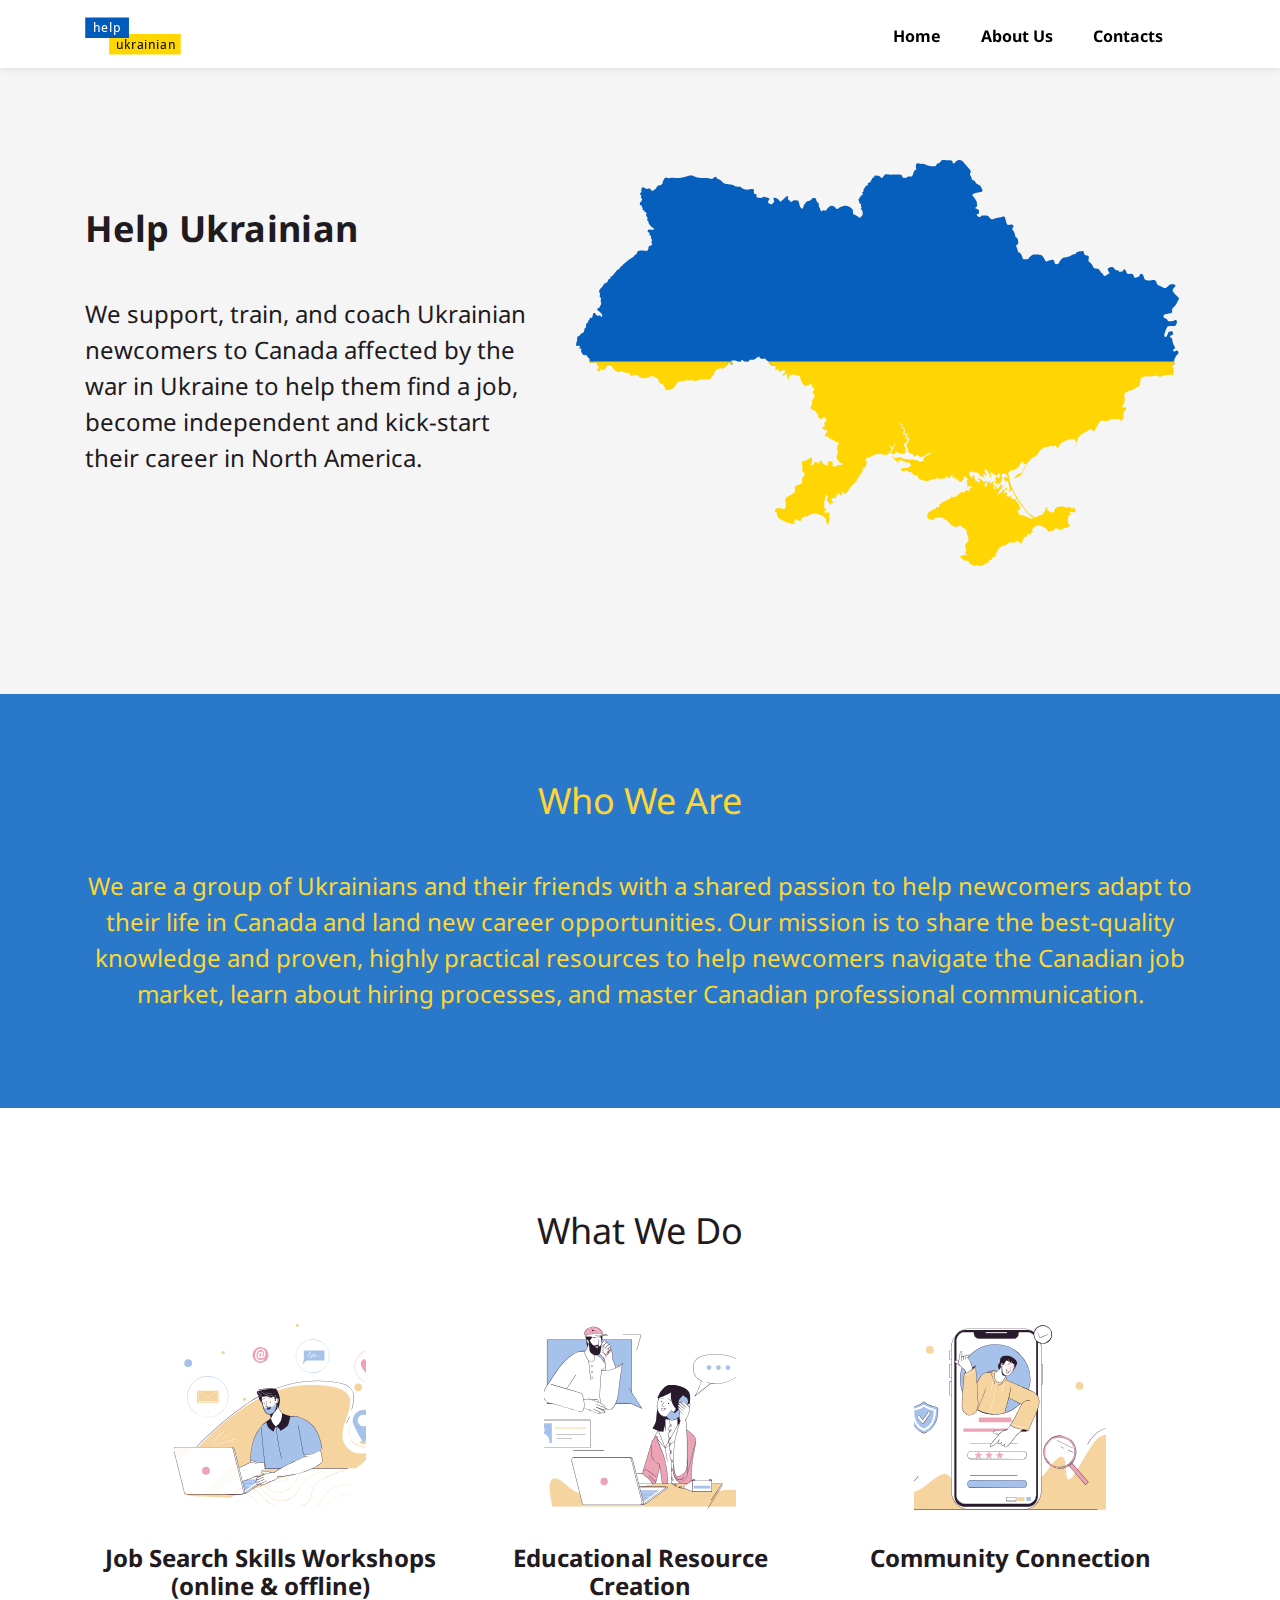
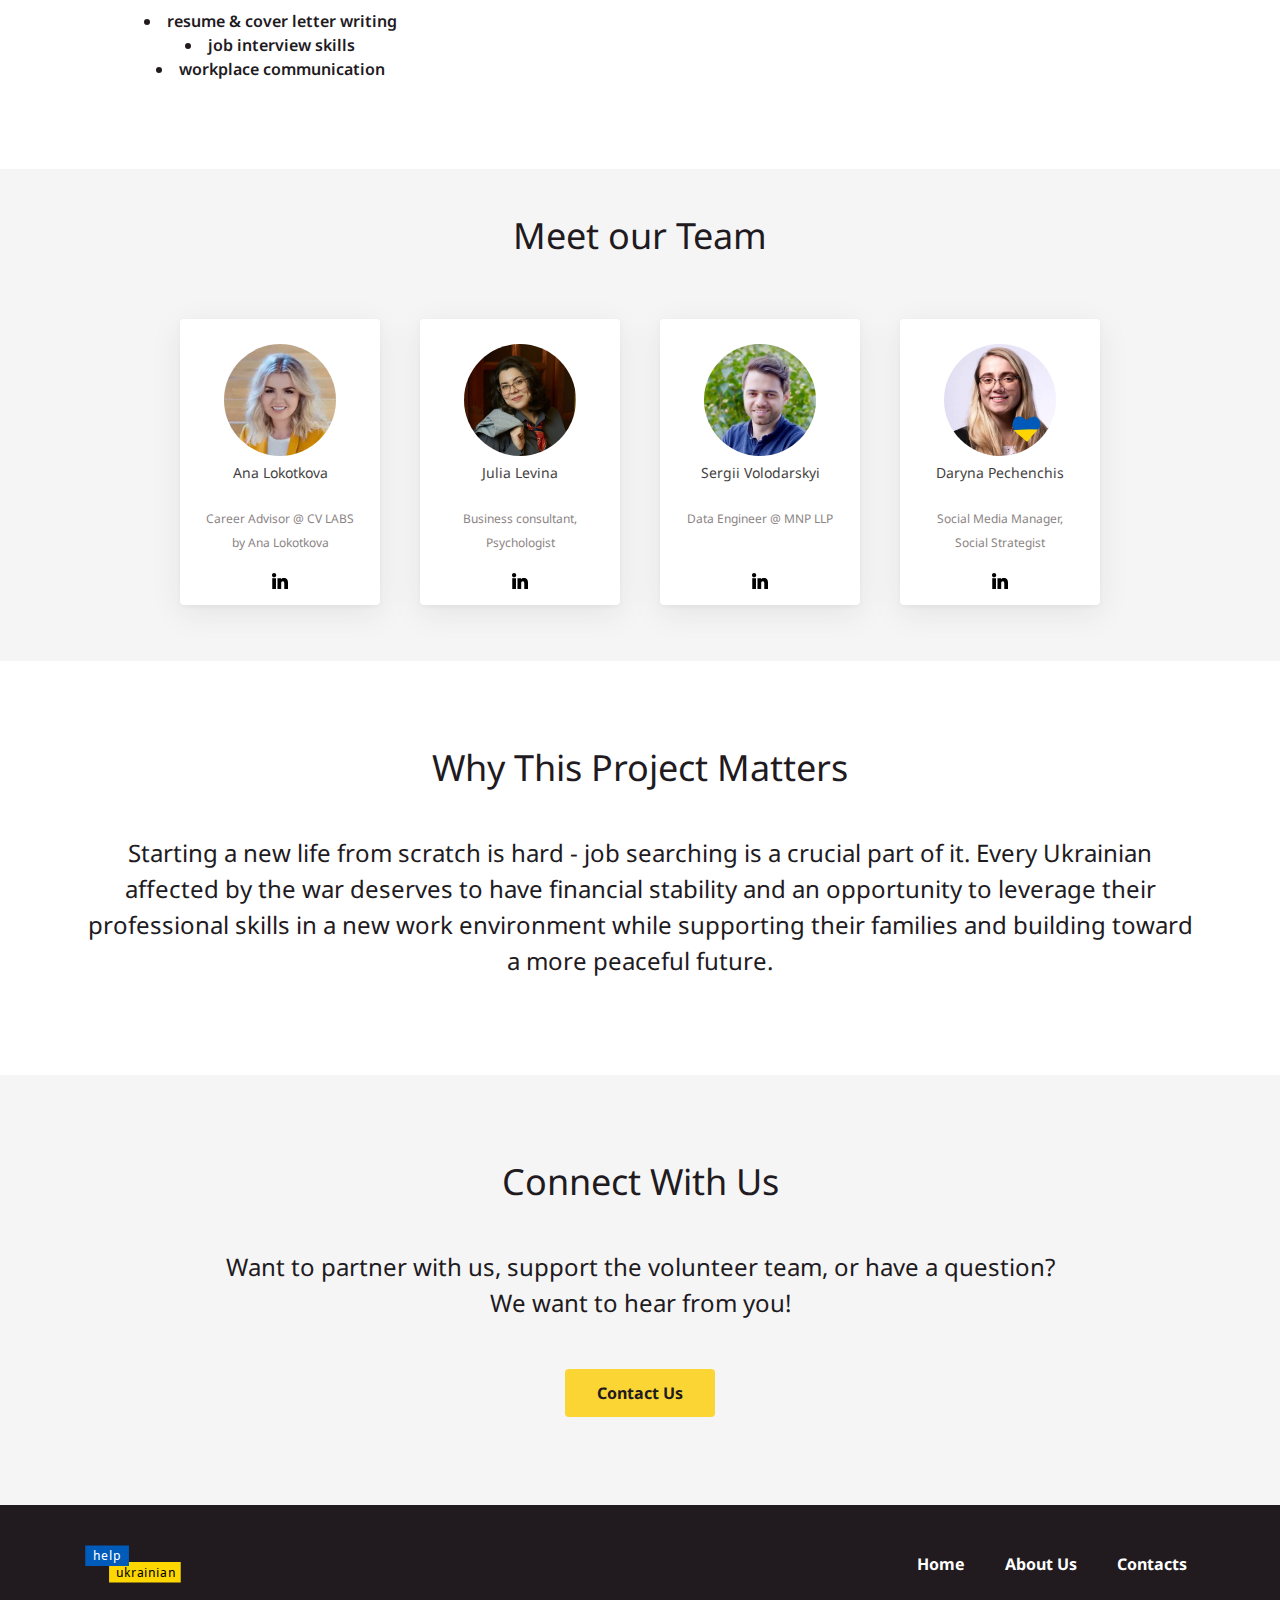
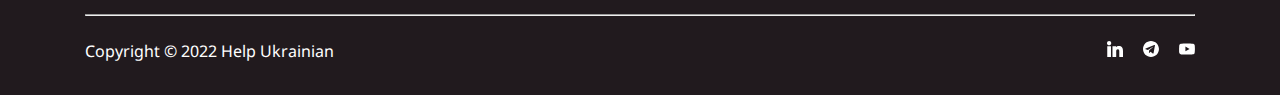
<file: index.html>
<!DOCTYPE html>
<html lang="en">
 <head>
	<meta charset="UTF-8">
	<meta http-equiv="X-UA-Compatible" content="IE=edge">
	<meta name="viewport" content="width=device-width, initial-scale=1.0">
	<link rel="stylesheet" href="css/style.min.css?_v=20221020203315">
	<title>Help Displaced Ukrainians in Canada</title>
</head>

<body>
   <div class="wrapper">
      <header class="header">
   <div class="container">
      <div class="header__logo logo-header">
         <a href="/helpukrainian/"><img class="logo-img" src="img/logo.svg" alt="helpukrainian"></a>
      </div>
      <div class="header__menu menu">
         <nav class="menu__body">
            <ul class="menu__list">
               <li class="menu__item"><a href="/helpukrainian/" class="menu__link">Home</a></li>
               <li class="menu__item"><a href="about.html" class="menu__link">About Us</a></li>
               <li class="menu__item"><a href="contacts.html" class="menu__link">Contacts</a></li>
            </ul>
         </nav>
      </div>
      <button type="button" class="icon-menu"><span></span></button>
   </div>
</header>

      <main class="page">
   <section class="section-hero">
      <div class="container">
         <div class="hero">
            <div class="hero-text">
               <div class="hero-text-header">
                  <h1>Help Ukrainian</h1>
               </div>
               <div class="hero-text-content">
                  <p>We support, train, and coach Ukrainian newcomers to Canada affected by the war in Ukraine to help
                     them find a job, become independent and kick-start their career in North America.</p>
               </div>
            </div>
            <div class="hero-image">
               <img src="img/ukraine-map.svg" alt="Help Ukrainian">
            </div>
         </div>
      </div>
   </section>
   <section class="section-whoWeAre">
      <div class="container">
         <div class="whoWeAre">
            <div class="whoWeAre-title">
               <h2>Who We Are</h2>
            </div>
            <div class="whoWeAre-content">
               <p>We are a group of Ukrainians and their friends with a shared passion to help newcomers adapt to their
                  life in Canada and land new career opportunities. Our mission is to share the best-quality knowledge
                  and proven, highly practical resources to help newcomers navigate the Canadian job market, learn about
                  hiring processes, and master Canadian professional communication.</p>
            </div>
         </div>
      </div>
   </section>
   <section class="section-whatWeDo">
      <div class="container">
         <div class="whatWeDo">
            <div class="whatWeDo-title">
               <h2>What We Do</h2>
            </div>
            <div class="whatWeDo-content">
               <div class="cards">
                  <div class="card">
                     <div class="card-image image1"></div>
                     <div class="card-title">Job Search Skills Workshops (online & offline)</div>
                     <div class="card-description">
                        <ul>
                           <li>resume & cover letter writing</li>
                           <li>job interview skills</li>
                           <li>workplace communication</li>
                        </ul>
                     </div>
                  </div>
                  <div class="card">
                     <div class="card-image image2"></div>
                     <div class="card-title">Educational Resource Creation</div>
                     <div class="card-description"></div>
                  </div>
                  <div class="card">
                     <div class="card-image image3"></div>
                     <div class="card-title">Community Connection</div>
                     <div class="card-description"></div>
                  </div>
               </div>
            </div>
         </div>
      </div>
   </section>
   <section class="section-team">
      <div class="container">
         <div class="team">
            <div class="team-title">
               <h2>Meet our Team</h2>
            </div>
            <div class="team-content">
               <div class="team-content-cards">
                  <div class="team-card">
                     <div class="card-header">
                        <div class="card-header-image">
                           <picture><source srcset="img/AnaLokotkova.webp" type="image/webp"><img src="img/AnaLokotkova.jpeg" alt=""></picture>
                        </div>
                        <div class="card-header-name">
                           <h3>Ana Lokotkova</h3>
                        </div>
                     </div>
                     <div class="card-description">
                        <p>Career Advisor @ CV LABS by Ana Lokotkova</p>
                     </div>
                     <div class="card-social">
                        <a href="https://www.linkedin.com/in/alokotkova/" target="_blank"><img src="img/linkedin.svg"
                              alt="LinkedIn"></a>
                     </div>
                  </div>
                  <div class="team-card">
                     <div class="card-header">
                        <div class="card-header-image">
                           <picture><source srcset="img/JuliaLevina.webp" type="image/webp"><img src="img/JuliaLevina.jpeg" alt=""></picture>
                        </div>
                        <div class="card-header-name">
                           <h3>Julia Levina</h3>
                        </div>
                     </div>
                     <div class="card-description">
                        <p>Business consultant, Psychologist</p>
                     </div>
                     <div class="card-social">
                        <a href="https://ua.linkedin.com/in/levinajulia" target="_blank"><img src="img/linkedin.svg"
                              alt="LinkedIn"></a>
                     </div>
                  </div>
                  <div class="team-card">
                     <div class="card-header">
                        <div class="card-header-image">
                           <picture><source srcset="img/SergiiVolodarskyi.webp" type="image/webp"><img src="img/SergiiVolodarskyi.jpeg" alt=""></picture>
                        </div>
                        <div class="card-header-name">
                           <h3>Sergii Volodarskyi</h3>
                        </div>
                     </div>
                     <div class="card-description">
                        <p>Data Engineer @ MNP LLP</p>
                     </div>
                     <div class="card-social">
                        <a href="https://www.linkedin.com/in/sergii-volodarskyi/" target="_blank"><img
                              src="img/linkedin.svg" alt="LinkedIn"></a>
                     </div>
                  </div>
                  <div class="team-card">
                     <div class="card-header">
                        <div class="card-header-image">
                           <picture><source srcset="img/DarynaPechenchis.webp" type="image/webp"><img src="img/DarynaPechenchis.jpeg" alt=""></picture>
                        </div>
                        <div class="card-header-name">
                           <h3>Daryna Pechenchis</h3>
                        </div>
                     </div>
                     <div class="card-description">
                        <p>Social Media Manager, Social Strategist</p>
                     </div>
                     <div class="card-social">
                        <a href="https://www.linkedin.com/in/darynapechenchis/" target="_blank"><img
                              src="img/linkedin.svg" alt="LinkedIn"></a>
                     </div>
                  </div>
               </div>
            </div>
         </div>
      </div>
   </section>
   <section class="section-why">
      <div class="container">
         <div class="why">
            <div class="why-title">
               <h2>Why This Project Matters</h2>
            </div>
            <div class="why-content">
               <p>Starting a new life from scratch is hard - job searching is a crucial part of it.
                  Every Ukrainian affected by the war deserves to have financial stability and an opportunity to
                  leverage their professional skills in a new work environment while supporting their families and
                  building toward a more peaceful future.</p>
            </div>
         </div>
      </div>
   </section>
   <section class="section-contact">
      <div class="container">
         <div class="contact">
            <div class="contact-title">
               <h2>Connect With Us</h2>
            </div>
            <div class="contact-content">
               <p>Want to partner with us, support the volunteer team, or have a question?<br>
                  We want to hear from you!</p>
            </div>
            <div class="contact-button">
               <a href="contacts.html" class="button">Contact Us</a>
            </div>
         </div>
      </div>
   </section>
</main>

      <footer class="footer">
   <div class="container">
      <div class="footer-content">
         <div class="footer-top">
            <div class="footer__logo">
               <a href="/helpukrainian/"><img class="logo-img" src="img/logo.svg" alt="helpukrainian"></a>
            </div>
            <div class="footer__menu">
               <nav class="menu__body">
                  <ul class="footer-menu-list">
                     <li class="menu__item"><a href="/helpukrainian/" class="footer-menu-link">Home</a></li>
                     <li class="menu__item"><a href="about.html" class="footer-menu-link">About Us</a></li>
                     <li class="menu__item"><a href="contacts.html" class="footer-menu-link">Contacts</a></li>
                  </ul>
               </nav>
            </div>
         </div>
         <div class="row">
            <hr>
         </div>
         <div class="footer-bottom">
            <div class="copyright">
               <p>Copyright © 2022 Help Ukrainian</p>
            </div>
            <div class="footer-social">
               <a href="https://www.linkedin.com/company/helpukrainian/" target="_blank"><img
                     src="img/linkedin-white.svg" alt=""></a>
               <a href="https://t.me/+_2ERtL0e6wYzMTZh" target="_blank"><img src="img/telegram-white-1.svg" alt=""></a>
               <a href="https://www.youtube.com/channel/UCBHskNzj92oY-n7q33PdSfA" target="_blank"><img
                     src="img/youtube-white-1.svg" alt=""></a>
            </div>
         </div>
      </div>
   </div>
</footer>
   </div>
   <script type="module" src="js/scripts.js?_v=20221020203315"></script>
</body>

</html>
</file>
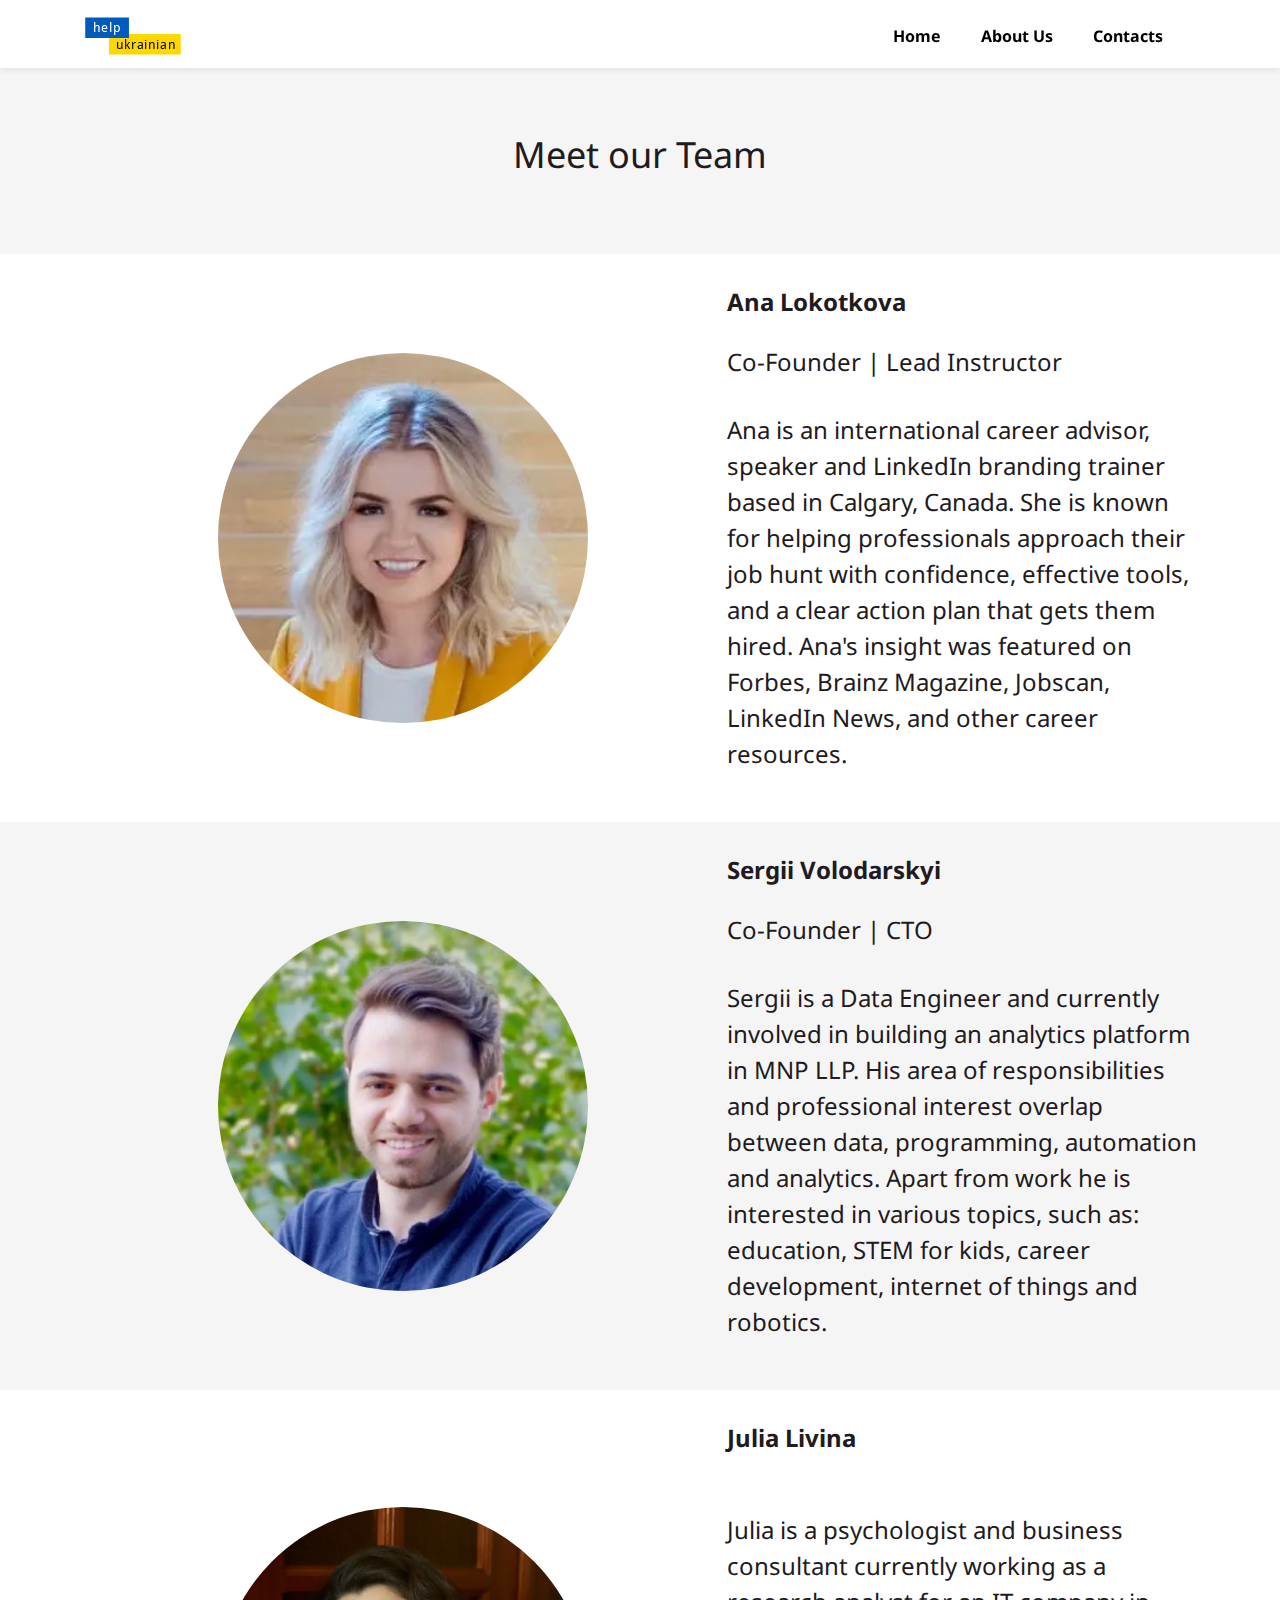
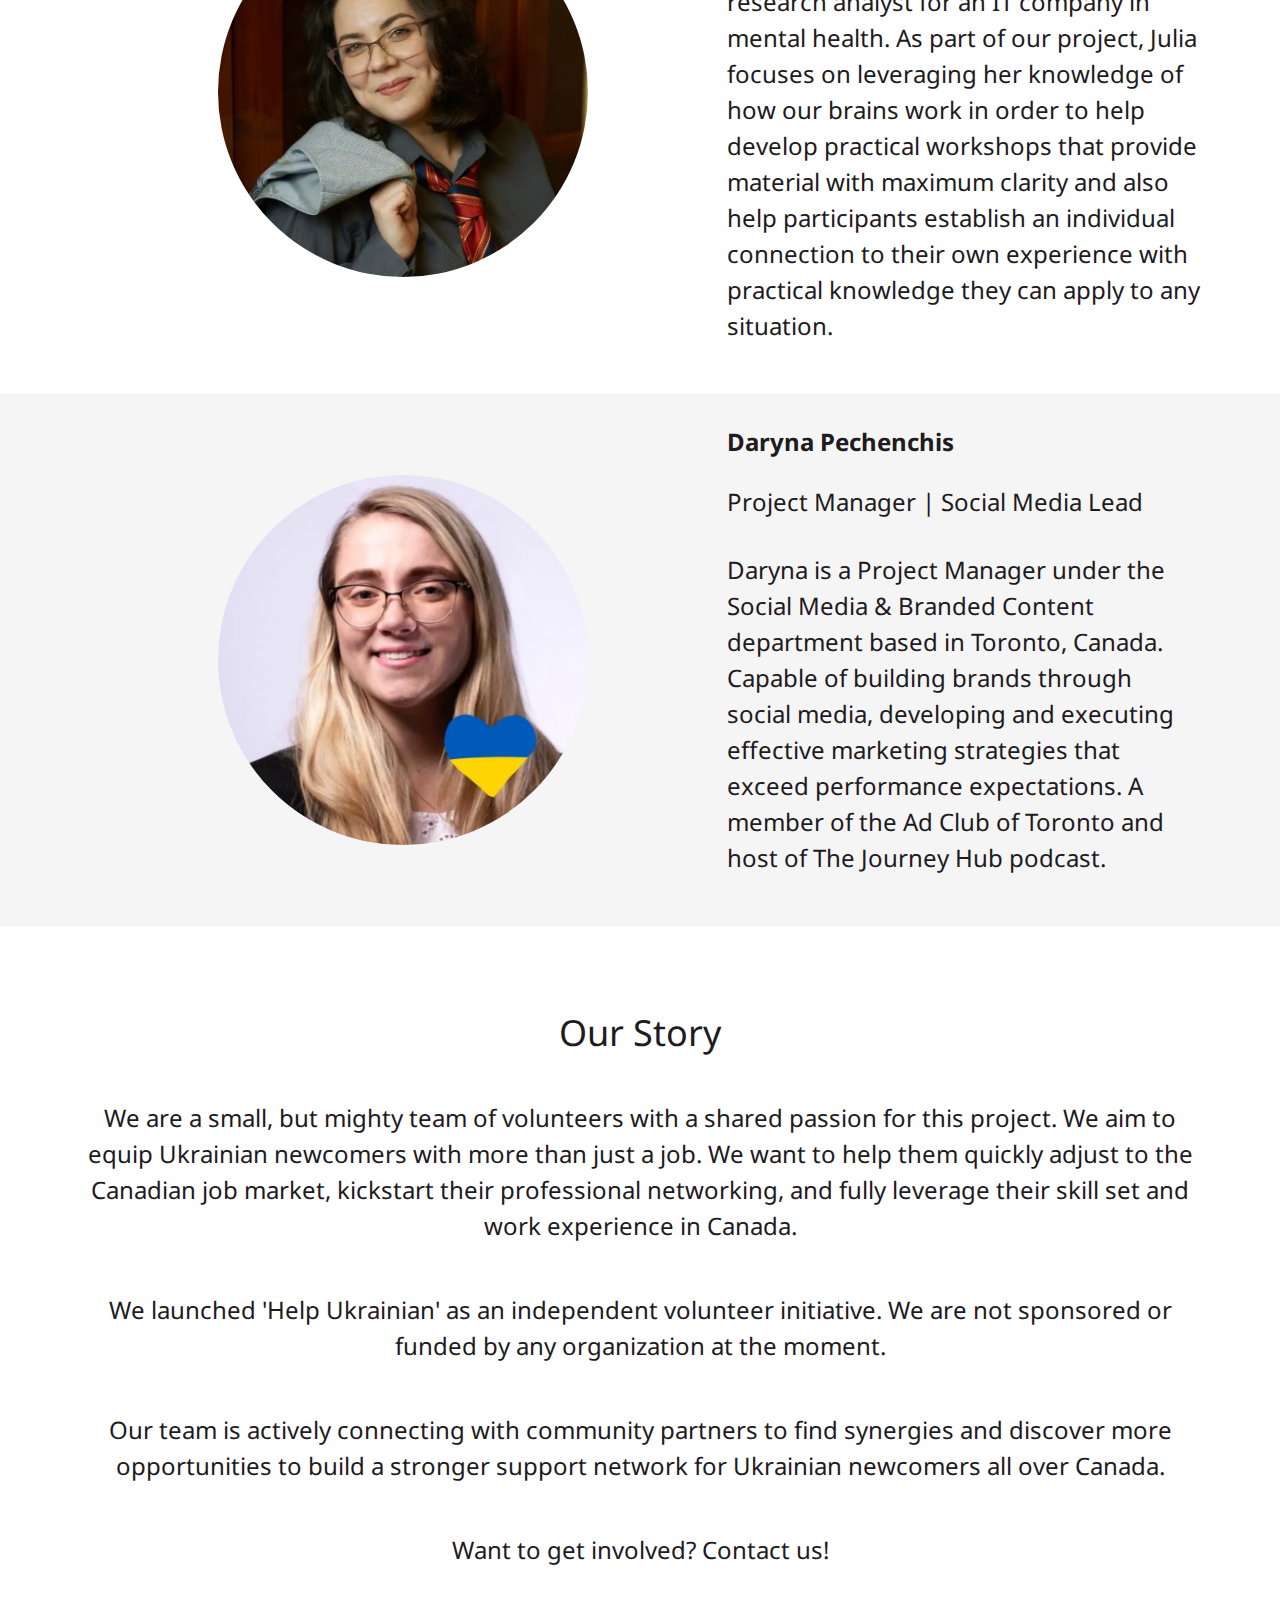
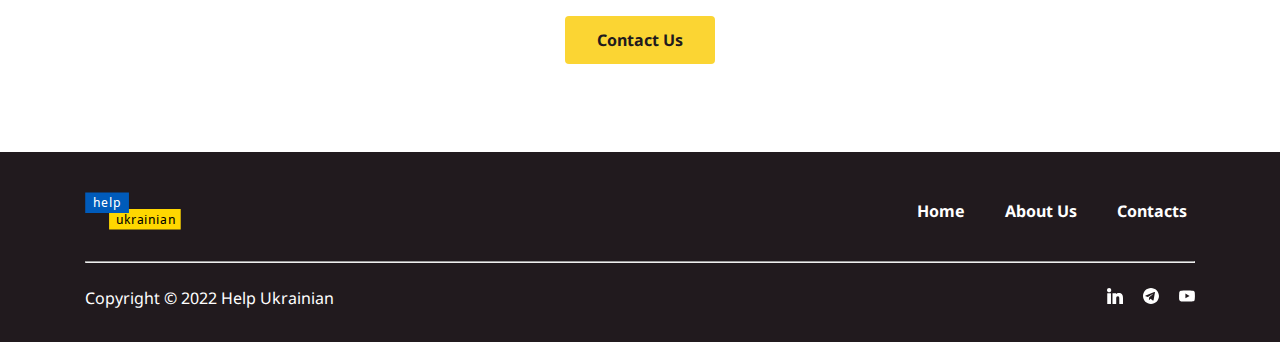
<file: about.html>
<!DOCTYPE html>
<html lang="en">
 <head>
	<meta charset="UTF-8">
	<meta http-equiv="X-UA-Compatible" content="IE=edge">
	<meta name="viewport" content="width=device-width, initial-scale=1.0">
	<link rel="stylesheet" href="css/style.min.css?_v=20221020203315">
	<title>About Help Ukrainians Team</title>
</head>

<body>
   <div class="wrapper">
      <header class="header">
   <div class="container">
      <div class="header__logo logo-header">
         <a href="/helpukrainian/"><img class="logo-img" src="img/logo.svg" alt="helpukrainian"></a>
      </div>
      <div class="header__menu menu">
         <nav class="menu__body">
            <ul class="menu__list">
               <li class="menu__item"><a href="/helpukrainian/" class="menu__link">Home</a></li>
               <li class="menu__item"><a href="about.html" class="menu__link">About Us</a></li>
               <li class="menu__item"><a href="contacts.html" class="menu__link">Contacts</a></li>
            </ul>
         </nav>
      </div>
      <button type="button" class="icon-menu"><span></span></button>
   </div>
</header>

      <main class="page">
   <section class="section-header">
      <div class="container">
         <div class="about-header">
            <h1>Meet our Team</h1>
         </div>
      </div>
   </section>
   <section class="about">
      <div class="team">
         <div class="team-member">
            <div class="container">
               <div class="team-member-content">
                  <div class="team-member-image">
                     <picture><source srcset="img/AnaLokotkova.webp" type="image/webp"><img src="img/AnaLokotkova.jpeg" alt="Ana Lokotkova"></picture>
                  </div>
                  <div class="team-member-info">
                     <div class="info-title">
                        <h2>Ana Lokotkova</h2>
                     </div>
                     <div class="info-position">
                        <p>Co-Founder | Lead Instructor</p>
                     </div>
                     <div class="info-description">
                        <p>Ana is an international career advisor, speaker and LinkedIn branding trainer based in
                           Calgary,
                           Canada. She is known for helping professionals approach their job hunt with confidence,
                           effective tools, and a clear action plan that gets them hired. Ana's insight was featured on
                           Forbes, Brainz Magazine, Jobscan, LinkedIn News, and other career resources.</p>
                     </div>
                  </div>
               </div>
            </div>
         </div>
         <div class="team-member _color">
            <div class="container">
               <div class="team-member-content">
                  <div class="team-member-image">
                     <picture><source srcset="img/SergiiVolodarskyi.webp" type="image/webp"><img src="img/SergiiVolodarskyi.jpeg" alt="Sergii Volodarskyi"></picture>
                  </div>
                  <div class="team-member-info">
                     <div class="info-title">
                        <h2>Sergii Volodarskyi</h2>
                     </div>
                     <div class="info-position">
                        <p>Co-Founder | CTO</p>
                     </div>
                     <div class="info-description">
                        <p>Sergii is a Data Engineer and currently involved in building an analytics platform in MNP
                           LLP.
                           His area of responsibilities and professional interest overlap between data, programming,
                           automation and analytics. Apart from work he is interested in various topics, such as:
                           education, STEM for kids, career development, internet of things and robotics.</p>
                     </div>
                  </div>
               </div>
            </div>
         </div>
         <div class="team-member">
            <div class="container">
               <div class="team-member-content">
                  <div class="team-member-image">
                     <picture><source srcset="img/JuliaLevina.webp" type="image/webp"><img src="img/JuliaLevina.jpeg" alt="Julia Levina"></picture>
                  </div>
                  <div class="team-member-info">
                     <div class="info-title">
                        <h2>Julia Livina</h2>
                     </div>
                     <div class="info-position">
                        <p></p>
                     </div>
                     <div class="info-description">
                        <p>Julia is a psychologist and business consultant currently working as a research analyst for
                           an
                           IT company in mental health. As part of our project, Julia focuses on leveraging her
                           knowledge
                           of how our brains work in order to help develop practical workshops that provide material
                           with
                           maximum clarity and also help participants establish an individual connection to their own
                           experience with practical knowledge they can apply to any situation.</p>
                     </div>
                  </div>
               </div>
            </div>
         </div>
         <div class="team-member _color">
            <div class="container">
               <div class="team-member-content">
                  <div class="team-member-image">
                     <picture><source srcset="img/DarynaPechenchis.webp" type="image/webp"><img src="img/DarynaPechenchis.jpeg" alt="Daryna Pechenchis"></picture>
                  </div>
                  <div class="team-member-info">
                     <div class="info-title">
                        <h2>Daryna Pechenchis</h2>
                     </div>
                     <div class="info-position">
                        <p>Project Manager | Social Media Lead</p>
                     </div>
                     <div class="info-description">
                        <p>Daryna is a Project Manager under the Social Media & Branded Content department based in
                           Toronto, Canada. Capable of building brands through social media, developing and executing
                           effective marketing strategies that exceed performance expectations. A member of the Ad Club
                           of
                           Toronto and host of The Journey Hub podcast.</p>
                     </div>
                  </div>
               </div>
            </div>
         </div>
      </div>
   </section>
   <section class="section-story">
      <div class="container">
         <div class="story">
            <div class="story-title">
               <h2>Our Story</h2>
            </div>
            <div class="story-content">
               <p>We are a small, but mighty team of volunteers with a shared passion for this project. We aim to equip
                  Ukrainian newcomers with more than just a job. We want to help them quickly adjust to the Canadian job
                  market, kickstart their professional networking, and fully leverage their skill set and work
                  experience in Canada.</p>
               <p>We launched 'Help Ukrainian' as an independent volunteer initiative. We are not sponsored or funded by
                  any organization at the moment.</p>
               <p>Our team is actively connecting with community partners to find synergies and discover more
                  opportunities to build a stronger support network for Ukrainian newcomers all over Canada.</p>
               <p>Want to get involved? Contact us!</p>
            </div>
            <div class="contact-button">
               <a href="contacts.html" class="button">Contact Us</a>
            </div>
         </div>
      </div>
   </section>
</main>

      <footer class="footer">
   <div class="container">
      <div class="footer-content">
         <div class="footer-top">
            <div class="footer__logo">
               <a href="/helpukrainian/"><img class="logo-img" src="img/logo.svg" alt="helpukrainian"></a>
            </div>
            <div class="footer__menu">
               <nav class="menu__body">
                  <ul class="footer-menu-list">
                     <li class="menu__item"><a href="/helpukrainian/" class="footer-menu-link">Home</a></li>
                     <li class="menu__item"><a href="about.html" class="footer-menu-link">About Us</a></li>
                     <li class="menu__item"><a href="contacts.html" class="footer-menu-link">Contacts</a></li>
                  </ul>
               </nav>
            </div>
         </div>
         <div class="row">
            <hr>
         </div>
         <div class="footer-bottom">
            <div class="copyright">
               <p>Copyright © 2022 Help Ukrainian</p>
            </div>
            <div class="footer-social">
               <a href="https://www.linkedin.com/company/helpukrainian/" target="_blank"><img
                     src="img/linkedin-white.svg" alt=""></a>
               <a href="https://t.me/+_2ERtL0e6wYzMTZh" target="_blank"><img src="img/telegram-white-1.svg" alt=""></a>
               <a href="https://www.youtube.com/channel/UCBHskNzj92oY-n7q33PdSfA" target="_blank"><img
                     src="img/youtube-white-1.svg" alt=""></a>
            </div>
         </div>
      </div>
   </div>
</footer>
   </div>
   <script type="module" src="js/scripts.js?_v=20221020203315"></script>
</body>

</html>
</file>
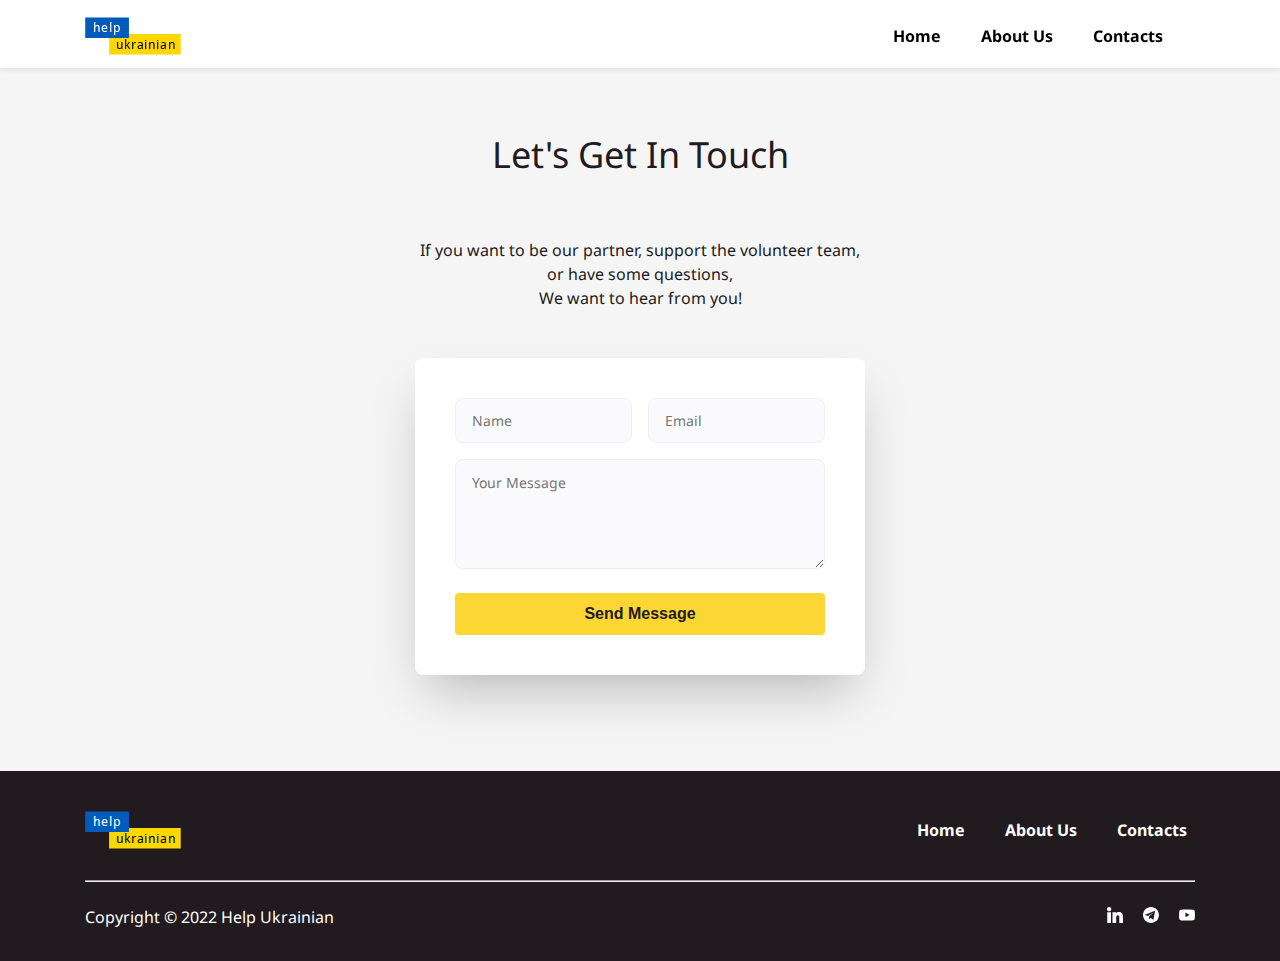
<file: contacts.html>
<!DOCTYPE html>
<html lang="en">
 <head>
	<meta charset="UTF-8">
	<meta http-equiv="X-UA-Compatible" content="IE=edge">
	<meta name="viewport" content="width=device-width, initial-scale=1.0">
	<link rel="stylesheet" href="css/style.min.css?_v=20221020203315">
	<title>Contac with Help Ukrainians Team</title>
</head>

<body>
   <div class="wrapper">
      <header class="header">
   <div class="container">
      <div class="header__logo logo-header">
         <a href="/helpukrainian/"><img class="logo-img" src="img/logo.svg" alt="helpukrainian"></a>
      </div>
      <div class="header__menu menu">
         <nav class="menu__body">
            <ul class="menu__list">
               <li class="menu__item"><a href="/helpukrainian/" class="menu__link">Home</a></li>
               <li class="menu__item"><a href="about.html" class="menu__link">About Us</a></li>
               <li class="menu__item"><a href="contacts.html" class="menu__link">Contacts</a></li>
            </ul>
         </nav>
      </div>
      <button type="button" class="icon-menu"><span></span></button>
   </div>
</header>

      <main class="page">
   <section class="section-header-form">
      <div class="container">
         <div class="section-header-title">
            <div class="contacts-header">
               <h1>Let's Get In Touch</h1>
            </div>
            <div class="contacts-description">
               <p>If you want to be our partner, support the volunteer team, or have some questions,<br>
                  We want to hear from you!</p>
            </div>
            <div class="section-form">
               <form action="#">
                  <div class="inputs">
                     <input type="text" placeholder="Name">
                     <input type="email" placeholder="Email">
                  </div>
                  <textarea class="textarea" rows="4" placeholder="Your Message"></textarea>
                  <button class="section-form-button" type="submit">Send Message</button>
               </form>
            </div>
         </div>
      </div>
   </section>
</main>

      <footer class="footer">
   <div class="container">
      <div class="footer-content">
         <div class="footer-top">
            <div class="footer__logo">
               <a href="/helpukrainian/"><img class="logo-img" src="img/logo.svg" alt="helpukrainian"></a>
            </div>
            <div class="footer__menu">
               <nav class="menu__body">
                  <ul class="footer-menu-list">
                     <li class="menu__item"><a href="/helpukrainian/" class="footer-menu-link">Home</a></li>
                     <li class="menu__item"><a href="about.html" class="footer-menu-link">About Us</a></li>
                     <li class="menu__item"><a href="contacts.html" class="footer-menu-link">Contacts</a></li>
                  </ul>
               </nav>
            </div>
         </div>
         <div class="row">
            <hr>
         </div>
         <div class="footer-bottom">
            <div class="copyright">
               <p>Copyright © 2022 Help Ukrainian</p>
            </div>
            <div class="footer-social">
               <a href="https://www.linkedin.com/company/helpukrainian/" target="_blank"><img
                     src="img/linkedin-white.svg" alt=""></a>
               <a href="https://t.me/+_2ERtL0e6wYzMTZh" target="_blank"><img src="img/telegram-white-1.svg" alt=""></a>
               <a href="https://www.youtube.com/channel/UCBHskNzj92oY-n7q33PdSfA" target="_blank"><img
                     src="img/youtube-white-1.svg" alt=""></a>
            </div>
         </div>
      </div>
   </div>
</footer>
   </div>
   <script type="module" src="js/scripts.js?_v=20221020203315"></script>
</body>

</html>
</file>
<file: css/style.min.css>
@import url('https://fonts.googleapis.com/css2?family=Noto+Sans:wght@300; 400;500;600;700&display=swap');*,::after,::before{-webkit-box-sizing:border-box;box-sizing:border-box}a,abbr,acronym,address,applet,article,aside,audio,b,big,blockquote,body,canvas,caption,center,cite,code,dd,del,details,dfn,div,dl,dt,em,embed,fieldset,figcaption,figure,footer,form,h1,h2,h3,h4,h5,h6,header,hgroup,html,i,iframe,img,ins,kbd,label,legend,li,mark,menu,nav,object,ol,output,p,pre,q,ruby,s,samp,section,small,span,strike,strong,sub,summary,sup,table,tbody,td,tfoot,th,thead,time,tr,tt,u,ul,var,video{margin:0;padding:0;border:0;font-size:100%;font:inherit;vertical-align:baseline}:focus{outline:0}article,aside,details,figcaption,figure,footer,header,hgroup,menu,nav,section{display:block}body{line-height:1}ol,ul{list-style:none}blockquote,q{quotes:none}blockquote:after,blockquote:before,q:after,q:before{content:"";content:none}table{border-collapse:collapse;border-spacing:0}input[type=search]::-webkit-search-cancel-button,input[type=search]::-webkit-search-decoration,input[type=search]::-webkit-search-results-button,input[type=search]::-webkit-search-results-decoration{-webkit-appearance:none;-moz-appearance:none}input[type=search]{-webkit-appearance:none;-moz-appearance:none;-webkit-box-sizing:content-box;box-sizing:content-box}textarea{overflow:auto;vertical-align:top;resize:vertical}audio,canvas,video{display:inline-block;max-width:100%}audio:not([controls]){display:none;height:0}[hidden]{display:none}html{font-size:100%;-webkit-text-size-adjust:100%;-ms-text-size-adjust:100%}a:focus{outline:thin dotted}a:active,a:hover{outline:0}img{border:0;-ms-interpolation-mode:bicubic}figure{margin:0}form{margin:0}fieldset{border:1px solid silver;margin:0 2px;padding:.35em .625em .75em}legend{border:0;padding:0;white-space:normal}button,input,select,textarea{font-size:100%;margin:0;vertical-align:baseline}button,input{line-height:normal}button,select{text-transform:none}button,html input[type=button],input[type=reset],input[type=submit]{-webkit-appearance:button;cursor:pointer}button[disabled],html input[disabled]{cursor:default}input[type=checkbox],input[type=radio]{-webkit-box-sizing:border-box;box-sizing:border-box;padding:0}input[type=search]{-webkit-appearance:textfield;-webkit-box-sizing:content-box;box-sizing:content-box}input[type=search]::-webkit-search-cancel-button,input[type=search]::-webkit-search-decoration{-webkit-appearance:none}button::-moz-focus-inner,input::-moz-focus-inner{border:0;padding:0}textarea{overflow:auto;vertical-align:top}table{border-collapse:collapse;border-spacing:0}html{height:100%}body{height:100%;background-color:#fff;color:#211a1e;font-family:"Noto Sans",sans-serif;line-height:1.5;font-weight:400}body.lock{overflow:hidden}.wrapper{position:relative;min-height:100%;display:-webkit-box;display:-ms-flexbox;display:flex;-webkit-box-orient:vertical;-webkit-box-direction:normal;-ms-flex-direction:column;flex-direction:column;overflow:hidden}.wrapper>main{-webkit-box-flex:1;-ms-flex:1 1 auto;flex:1 1 auto}.container{width:100%;max-width:1140px;-webkit-box-sizing:border-box;box-sizing:border-box;margin:0 auto;padding-right:15px;padding-left:15px;display:-webkit-box;display:-ms-flexbox;display:flex;-webkit-box-align:center;-ms-flex-align:center;align-items:center;-webkit-box-pack:justify;-ms-flex-pack:justify;justify-content:space-between;-ms-flex-wrap:wrap;flex-wrap:wrap}.header{position:fixed;top:0;right:0;left:0;z-index:10;background-color:#fff;color:#000;padding:12px 16px 8px 16px;-webkit-box-shadow:0 1px 7px rgba(0,0,0,.1);box-shadow:0 1px 7px rgba(0,0,0,.1);border-bottom-color:#e4e4e4}.header__container{width:100%;max-width:1140px;-webkit-box-sizing:border-box;box-sizing:border-box;margin:0 auto;padding-right:15px;padding-left:15px;display:-webkit-box;display:-ms-flexbox;display:flex;-webkit-box-align:center;-ms-flex-align:center;align-items:center;-webkit-box-pack:justify;-ms-flex-pack:justify;justify-content:space-between}.logo-header{display:inline-block;padding-top:.3125rem;padding-bottom:.3125rem;margin-right:1rem}.menu__list{display:-webkit-box;display:-ms-flexbox;display:flex;-webkit-box-align:center;-ms-flex-align:center;align-items:center}.menu__link{color:#000;text-decoration:none;background-color:transparent;padding:8px 32px 8px 8px;font-weight:700;font-size:16px}.logo-img{width:6rem;vertical-align:middle;border-style:none}button{background-color:transparent;border:none}.icon-menu{display:none}.section-hero{background-color:#f5f5f5;padding:160px 0 128px 0}.hero{display:-webkit-box;display:-ms-flexbox;display:flex;-webkit-box-align:center;-ms-flex-align:center;align-items:center;margin-right:-15px;margin-left:-15px}.hero-text{-webkit-box-flex:0;-ms-flex:0 0 41.666667%;flex:0 0 41.666667%;max-width:41.666667%;max-width:100%;padding:0 15px 0 15px}.hero-text-header{padding-bottom:32px;margin-bottom:8px}.hero-text-header h1{font-size:36px;font-weight:700;letter-spacing:.025rem}.hero-text-content{text-align:left;font-size:24px;line-height:1.5;font-weight:400;padding-bottom:32px;margin-bottom:16px}.hero-image{-webkit-box-flex:0;-ms-flex:0 0 58.333333%;flex:0 0 58.333333%;max-width:58.333333%;padding:0 15px 0 15px;text-align:center}.hero-image img{max-width:95%;vertical-align:middle;margin:0 auto}.section-whoWeAre{background-color:#2978c9;padding:80px 0 80px 0}.whoWeAre{display:-webkit-box;display:-ms-flexbox;display:flex;-webkit-box-orient:vertical;-webkit-box-direction:normal;-ms-flex-direction:column;flex-direction:column;-webkit-box-pack:center;-ms-flex-pack:center;justify-content:center;-webkit-box-align:center;-ms-flex-align:center;align-items:center;-webkit-box-flex:0;-ms-flex:0 0 100%;flex:0 0 100%}.whoWeAre .whoWeAre-title{display:block;-webkit-box-flex:0;-ms-flex:0 0 100%;flex:0 0 100%}.whoWeAre .whoWeAre-title h2{color:#fcd733;font-size:2.25rem;display:block;line-height:1.5;padding-bottom:2rem;font-weight:400;margin-bottom:.5rem}.whoWeAre-content{text-align:center}.whoWeAre-content p{display:block;color:#fcd733;font-size:1.5rem;line-height:1.5;font-weight:400;margin-bottom:1rem}.section-whatWeDo{background-color:#fff;padding:96px 0 48px 0}.whatWeDo{display:-webkit-box;display:-ms-flexbox;display:flex;-webkit-box-orient:vertical;-webkit-box-direction:normal;-ms-flex-direction:column;flex-direction:column;-webkit-box-pack:center;-ms-flex-pack:center;justify-content:center;-webkit-box-align:center;-ms-flex-align:center;align-items:center;-webkit-box-flex:0;-ms-flex:0 0 100%;flex:0 0 100%}.whatWeDo .whatWeDo-title{display:block;-webkit-box-flex:0;-ms-flex:0 0 100%;flex:0 0 100%}.whatWeDo .whatWeDo-title h2{font-size:2.25rem;display:block;line-height:1.5;padding-bottom:2rem;margin-bottom:.5rem;font-weight:400;-webkit-box-flex:0;-ms-flex:0 0 100%;flex:0 0 100%}.whatWeDo .whatWeDo-content{text-align:center}.whatWeDo .cards{display:-webkit-box;display:-ms-flexbox;display:flex;-webkit-box-orient:horizontal;-webkit-box-direction:normal;-ms-flex-direction:row;flex-direction:row;-webkit-box-align:stretch;-ms-flex-align:stretch;align-items:stretch;-webkit-box-pack:justify;-ms-flex-pack:justify;justify-content:space-between}.whatWeDo .card{-webkit-box-flex:0;-ms-flex:0 0 33.333333%;flex:0 0 33.333333%;padding:24px 15px 24px 15px}.whatWeDo .card-image{text-align:center}.whatWeDo .card-image.image1{background-image:url(../img/image1.svg);background-size:cover;background-repeat:no-repeat;background-position:center;height:12rem;width:12rem;margin-bottom:1.5rem;display:inline-block}.whatWeDo .card-image.image2{background-image:url(../img/image2.svg);background-size:cover;background-repeat:no-repeat;background-position:center;height:12rem;width:12rem;margin-bottom:1.5rem;display:inline-block}.whatWeDo .card-image.image3{background-image:url(../img/image3.svg);background-size:cover;background-repeat:no-repeat;background-position:center;height:12rem;width:12rem;margin-bottom:1.5rem;display:inline-block}.whatWeDo .card-title{font-size:1.5rem;margin-bottom:.5rem;font-weight:700;line-height:1.2}.whatWeDo .card-description ul{list-style:disc inside;font-weight:600;font-size:1rem;line-height:1.5;margin-bottom:1rem}.section-team{background-color:#f5f5f5;padding:40px 0 16px 0}.team{display:-webkit-box;display:-ms-flexbox;display:flex;-webkit-box-orient:vertical;-webkit-box-direction:normal;-ms-flex-direction:column;flex-direction:column;-webkit-box-pack:center;-ms-flex-pack:center;justify-content:center;-webkit-box-align:center;-ms-flex-align:center;align-items:center;-webkit-box-flex:0;-ms-flex:0 0 100%;flex:0 0 100%}.team-title{display:block;-webkit-box-flex:0;-ms-flex:0 0 100%;flex:0 0 100%}.team-title h2{font-size:2.25rem;display:block;line-height:1.5;padding-bottom:3rem;margin-bottom:.5rem;font-weight:400;-webkit-box-flex:0;-ms-flex:0 0 100%;flex:0 0 100%}.team-content{text-align:center}.team-content-cards{display:-webkit-box;display:-ms-flexbox;display:flex;-webkit-box-orient:horizontal;-webkit-box-direction:normal;-ms-flex-direction:row;flex-direction:row;-webkit-box-align:stretch;-ms-flex-align:stretch;align-items:stretch;-webkit-box-pack:justify;-ms-flex-pack:justify;justify-content:space-between;margin-right:-15px;margin-left:-15px}.team-card{background-color:#fff;-webkit-box-shadow:0 2px 4px 0 rgba(17,17,17,.04),0 8px 32px 0 rgba(33,33,33,.08);box-shadow:0 2px 4px 0 rgba(17,17,17,.04),0 8px 32px 0 rgba(33,33,33,.08);border-radius:.25rem;width:200px;padding:25px 20px 10px;margin:0 20px 40px;display:-webkit-box;display:-ms-flexbox;display:flex;-webkit-box-orient:vertical;-webkit-box-direction:normal;-ms-flex-direction:column;flex-direction:column;min-height:100%}.card-header h3{color:#454242;font-size:.875rem;margin-bottom:.5rem}.card-header-image img{max-width:100%;max-height:7rem;border-radius:100%}.card-description{-webkit-box-flex:1;-ms-flex:1 1 auto;flex:1 1 auto}.card-description p{color:#8b8484;font-weight:400;display:block;margin-top:1rem;margin-bottom:1rem;line-height:2;font-size:.75rem}.card-social a{display:inline-block;width:1rem;font-size:1rem;color:#000;text-decoration:none}.section-why{background-color:#fff;padding:80px 0 80px 0}.why{display:-webkit-box;display:-ms-flexbox;display:flex;-webkit-box-orient:vertical;-webkit-box-direction:normal;-ms-flex-direction:column;flex-direction:column;-webkit-box-pack:center;-ms-flex-pack:center;justify-content:center;-webkit-box-align:center;-ms-flex-align:center;align-items:center;-webkit-box-flex:0;-ms-flex:0 0 100%;flex:0 0 100%}.why-title{display:block;-webkit-box-flex:0;-ms-flex:0 0 100%;flex:0 0 100%}.why-title h2{font-size:2.25rem;display:block;line-height:1.5;padding-bottom:2rem;font-weight:400;margin-bottom:.5rem}.why-content{text-align:center;-webkit-box-flex:0;-ms-flex:0 0 100%;flex:0 0 100%;max-width:100%}.why-content p{display:block;font-size:1.5rem;line-height:1.5;font-weight:400;margin-bottom:1rem;white-space:normal}.section-contact{background-color:#f5f5f5;padding:80px 0 80px 0}.contact{display:-webkit-box;display:-ms-flexbox;display:flex;-webkit-box-orient:vertical;-webkit-box-direction:normal;-ms-flex-direction:column;flex-direction:column;-webkit-box-pack:center;-ms-flex-pack:center;justify-content:center;-webkit-box-align:center;-ms-flex-align:center;align-items:center;-webkit-box-flex:0;-ms-flex:0 0 100%;flex:0 0 100%}.contact-title{display:block;-webkit-box-flex:0;-ms-flex:0 0 100%;flex:0 0 100%}.contact-title h2{font-size:2.25rem;display:block;line-height:1.5;padding-bottom:2rem;font-weight:400;margin-bottom:.5rem}.contact-content{text-align:center;-webkit-box-flex:0;-ms-flex:0 0 100%;flex:0 0 100%;max-width:100%}.contact-content p{display:block;font-size:1.5rem;line-height:1.5;font-weight:400;margin-bottom:1rem;padding-bottom:2rem;white-space:normal}.contact-button{display:-webkit-box;display:-ms-flexbox;display:flex;-webkit-box-pack:center;-ms-flex-pack:center;justify-content:center;-webkit-box-align:center;-ms-flex-align:center;align-items:center}.button{text-decoration:none;display:inline-block;border-radius:.25rem;padding-top:.75rem;padding-bottom:.75rem;padding-right:2rem;padding-left:2rem;margin-right:.25rem;margin-left:.25rem;margin-bottom:.5rem;background-color:#fbd533;font-weight:700;color:#211a1e;-webkit-transition:all .2s ease;-o-transition:all .2s ease;transition:all .2s ease}.button:hover{-webkit-box-shadow:0 4px 6px 2px rgba(0,0,0,.1),0 0 6px 4px rgba(0,0,0,.06);box-shadow:0 4px 6px 2px rgba(0,0,0,.1),0 0 6px 4px rgba(0,0,0,.06)}.section-header{background-color:#f5f5f5;padding:128px 0 32px 0}.about-header{text-align:center;-webkit-box-flex:0;-ms-flex:0 0 100%;flex:0 0 100%}.about-header h1{display:block;line-height:1.5;padding-bottom:2rem;font-weight:400;font-size:2.25rem;margin-bottom:.5rem}.about{max-width:100%}.team-member{max-width:100%;width:100%;padding:30px 0 30px 0}.team-member-content{display:-webkit-box;display:-ms-flexbox;display:flex;-webkit-box-align:center;-ms-flex-align:center;align-items:center;-webkit-box-flex:0;-ms-flex:0 0 100%;flex:0 0 100%;margin:0 auto;-webkit-box-pack:center;-ms-flex-pack:center;justify-content:center}.team-member-image{text-align:center;-webkit-box-flex:0;-ms-flex:0 0 58.333333%;flex:0 0 58.333333%;max-width:58.333333%;padding:0 15px 0 15px}.team-member-image img{margin:0 auto;width:60%;border-radius:100%;display:block;margin:0 auto}.team-member-info{text-align:left;-webkit-box-flex:0;-ms-flex:0 0 42.666667%;flex:0 0 42.666667%;max-width:42.666667%}.info-title h2{display:block;font-size:1.5rem;margin-bottom:.5rem;padding-bottom:1rem;font-weight:700;line-height:1.5}.info-position p{font-weight:400;padding-bottom:2rem;font-size:1.5rem;line-height:1.5}.info-description{font-weight:400;padding-bottom:1.25rem;font-size:1.5rem;line-height:1.5}.team-member._color{background-color:#f5f5f5}.section-story{background-color:#fff;padding:80px 0 80px 0}.story{display:-webkit-box;display:-ms-flexbox;display:flex;-webkit-box-orient:vertical;-webkit-box-direction:normal;-ms-flex-direction:column;flex-direction:column;-webkit-box-pack:center;-ms-flex-pack:center;justify-content:center;-webkit-box-align:center;-ms-flex-align:center;align-items:center;-webkit-box-flex:0;-ms-flex:0 0 100%;flex:0 0 100%}.story-title{display:block;-webkit-box-flex:0;-ms-flex:0 0 100%;flex:0 0 100%}.story-title h2{font-size:2.25rem;display:block;line-height:1.5;padding-bottom:2rem;font-weight:400;margin-bottom:.5rem}.story-content{text-align:center;-webkit-box-flex:0;-ms-flex:0 0 100%;flex:0 0 100%;max-width:100%}.story-content p{white-space:normal;display:block;font-size:1.5rem;line-height:1.5;font-weight:400;margin-bottom:1rem;padding-bottom:2rem}.section-header-form{background-color:#f5f5f5;padding:128px 0 96px 0}.section-header-title{max-width:450px;margin:0 auto}.contacts-header{text-align:center;-webkit-box-flex:0;-ms-flex:0 0 100%;flex:0 0 100%}.contacts-header h1{display:block;line-height:1.5;padding-bottom:2rem;font-weight:400;font-size:2.25rem;margin-bottom:.5rem}.contacts-description{padding:1rem 0 2rem 0;margin-bottom:1rem;-webkit-box-flex:0;-ms-flex:0 0 100%;flex:0 0 100%}.contacts-description p{text-align:center}.section-form{max-width:450px;margin:0 auto;padding:2.5rem;-webkit-box-shadow:0 25px 50px -12px rgba(0,0,0,.25);box-shadow:0 25px 50px -12px rgba(0,0,0,.25);border-radius:.5rem;border-color:#eaeced;background-color:#fff}.inputs{display:-webkit-box;display:-ms-flexbox;display:flex;-webkit-box-align:center;-ms-flex-align:center;align-items:center;-webkit-box-pack:justify;-ms-flex-pack:justify;justify-content:space-between;gap:16px}.inputs input{padding:12px 2px 12px 16px;-webkit-box-sizing:border-box;box-sizing:border-box;display:block;width:100%;margin-bottom:8px;outline:0;border-color:#f0f0f4;border-style:solid;font-size:.875rem;background-color:#fafafc;border-radius:.5rem;color:#211a1e;border-width:1px;font-family:"Noto Sans"}::-webkit-input-placeholder{font-size:.875rem;color:#757575;font-family:"Noto Sans"}::-moz-placeholder{font-size:.875rem;color:#757575;font-family:"Noto Sans"}:-moz-placeholder{font-size:.875rem;color:#757575;font-family:"Noto Sans"}:-ms-input-placeholder{font-size:.875rem;color:#757575;font-family:"Noto Sans"}:focus::-webkit-input-placeholder{color:transparent}:focus::-moz-placeholder{color:transparent}:focus:-moz-placeholder{color:transparent}:focus:-ms-input-placeholder{color:transparent}.textarea{display:block;width:100%;min-height:47px;max-height:200px;padding:12px 2px 12px 16px;-webkit-box-sizing:border-box;box-sizing:border-box;display:block;width:100%;margin-bottom:8px;margin-top:8px;outline:0;border-color:#f0f0f4;border-style:solid;font-size:.875rem;background-color:#fafafc;border-radius:.5rem;color:#211a1e;border-width:1px;font-family:"Noto Sans";line-height:1.5}.section-form-button{width:100%;border-radius:.25rem;cursor:pointer;padding-bottom:.75rem;padding-top:.75rem;padding-right:2rem;padding-left:2rem;font-size:1rem;margin-top:1rem;background-color:#fcd733;font-weight:700;color:#211a1e;border-color:#aeaeb5;border-width:1px}.section-form-button:hover{-webkit-box-shadow:0 4px 6px 2px rgba(0,0,0,.1),0 0 6px 4px rgba(0,0,0,.06);box-shadow:0 4px 6px 2px rgba(0,0,0,.1),0 0 6px 4px rgba(0,0,0,.06)}.footer{background-color:#211a1e;padding:40px 0 12px 0}.footer-content{display:-webkit-box;display:-ms-flexbox;display:flex;-webkit-box-orient:vertical;-webkit-box-direction:normal;-ms-flex-direction:column;flex-direction:column;-webkit-box-pack:center;-ms-flex-pack:center;justify-content:center;-webkit-box-flex:0;-ms-flex:0 0 100%;flex:0 0 100%}.footer-top{display:-webkit-box;display:-ms-flexbox;display:flex;-webkit-box-orient:horizontal;-webkit-box-direction:normal;-ms-flex-direction:row;flex-direction:row;-webkit-box-pack:justify;-ms-flex-pack:justify;justify-content:space-between;-webkit-box-align:center;-ms-flex-align:center;align-items:center;-webkit-box-flex:0;-ms-flex:0 0 100%;flex:0 0 100%;padding-bottom:.5rem}.footer__logo{-webkit-box-flex:0;-ms-flex:0 0 50%;flex:0 0 50%}.footer__menu{text-align:center;-webkit-box-flex:0;-ms-flex:0 0 50%;flex:0 0 50%}.footer-menu-list{display:-webkit-box;display:-ms-flexbox;display:flex;-webkit-box-align:center;-ms-flex-align:center;align-items:center;-webkit-box-pack:end;-ms-flex-pack:end;justify-content:flex-end}.footer-menu-list a{color:#fff;text-decoration:none;background-color:transparent;padding:8px 32px 8px 8px;font-weight:700;font-size:16px}.footer-menu-list li:last-child a:last-child{padding-right:8px}.row{padding-top:15px;padding-bottom:15px}.footer-bottom{display:-webkit-box;display:-ms-flexbox;display:flex;-webkit-box-orient:horizontal;-webkit-box-direction:normal;-ms-flex-direction:row;flex-direction:row;-webkit-box-pack:justify;-ms-flex-pack:justify;justify-content:space-between;-webkit-box-align:center;-ms-flex-align:center;align-items:center}.copyright{-webkit-box-flex:0;-ms-flex:0 0 50%;flex:0 0 50%;padding-bottom:1.25rem}.copyright p{font-weight:400;color:#fff}.footer-social{text-align:right;padding-bottom:1.25rem;-webkit-box-flex:0;-ms-flex:0 0 50%;flex:0 0 50%}.footer-social a{display:inline-block;width:1rem;margin-left:1rem}.footer-social a img{display:block}@media (max-width:1139px){.container{max-width:960px}}@media (max-width:960px){.container{padding:0 30px 0 30px}.hero{-ms-flex-wrap:wrap;flex-wrap:wrap}.hero-text{-webkit-box-flex:0;-ms-flex:0 0 100%;flex:0 0 100%;max-width:100%;text-align:center;padding-left:30px;padding-right:30px}.hero-text-content{text-align:center}.hero-image{-webkit-box-flex:0;-ms-flex:0 0 100%;flex:0 0 100%;max-width:95%}.team-content-cards{-ms-flex-wrap:wrap;flex-wrap:wrap;-ms-flex-pack:distribute;justify-content:space-around}.team-member-content{-webkit-box-orient:vertical;-webkit-box-direction:normal;-ms-flex-direction:column;flex-direction:column;-ms-flex-wrap:wrap;flex-wrap:wrap}.team-member-image img{width:95%}.team-member-info{-webkit-box-flex:0;-ms-flex:0 0 100%;flex:0 0 100%;max-width:100%;text-align:center;padding-top:3rem}}@media (max-width:750px){.whatWeDo .cards{-ms-flex-wrap:wrap;flex-wrap:wrap;-webkit-box-flex:0;-ms-flex:0 0 50%;flex:0 0 50%;-ms-flex-pack:distribute;justify-content:space-around}.card-header h3{font-size:1rem;line-height:1.3rem}.card-description p{font-size:1rem;line-height:1.3rem}.team-member-image{max-width:100%}}@media (max-width:740px){.logo-header{margin:0 auto;z-index:3}.menu__body{background-color:#fff;display:-webkit-box;display:-ms-flexbox;display:flex;-webkit-box-orient:vertical;-webkit-box-direction:normal;-ms-flex-direction:column;flex-direction:column;-webkit-box-align:center;-ms-flex-align:center;align-items:center;-webkit-box-pack:center;-ms-flex-pack:center;justify-content:center;position:absolute;top:0;left:120%;width:100%;min-height:100vh;z-index:4;text-align:center;overflow:hidden;-ms-touch-action:none;touch-action:none;-webkit-transition:left .3s ease 0s;-o-transition:left .3s ease 0s;transition:left .3s ease 0s}.menu__body a{text-decoration:none;font-weight:700;font-size:26px;color:#000;padding-left:0;padding-right:0}.menu__body .menu__list{-webkit-box-orient:vertical;-webkit-box-direction:normal;-ms-flex-direction:column;flex-direction:column;gap:20px}.menu__body._active{left:0}.icon-menu{display:block;position:relative;-webkit-box-flex:0;-ms-flex:0 0 30px;flex:0 0 30px;height:18px;cursor:pointer;z-index:5}.icon-menu span,.icon-menu::after,.icon-menu::before{content:"";-webkit-transition:all .3s ease 0s;-o-transition:all .3s ease 0s;transition:all .3s ease 0s;right:0;position:absolute;width:100%;height:2px;background-color:#000}.icon-menu::before{top:0}.icon-menu::after{bottom:0}.icon-menu span{top:calc(50% - 1px)}.icon-menu.menu-open span{width:0}.icon-menu.menu-open::before{top:calc(50% - 1px);-webkit-transform:rotate(-45deg);-ms-transform:rotate(-45deg);transform:rotate(-45deg)}.icon-menu.menu-open::after{bottom:calc(50% - 1px);-webkit-transform:rotate(45deg);-ms-transform:rotate(45deg);transform:rotate(45deg)}.footer-top{margin:0 auto;z-index:3}}@media (max-width:510px){.inputs{-ms-flex-wrap:wrap;flex-wrap:wrap}.team-card{-webkit-box-flex:0;-ms-flex:0 0 100%;flex:0 0 100%}.why-title{text-align:center}.contact-title{text-align:center}.footer-bottom{-webkit-box-orient:vertical;-webkit-box-direction:normal;-ms-flex-direction:column;flex-direction:column;-ms-flex-wrap:wrap;flex-wrap:wrap}.copyright{text-align:center;-webkit-box-flex:0;-ms-flex:0 0 100%;flex:0 0 100%}}
</file>
